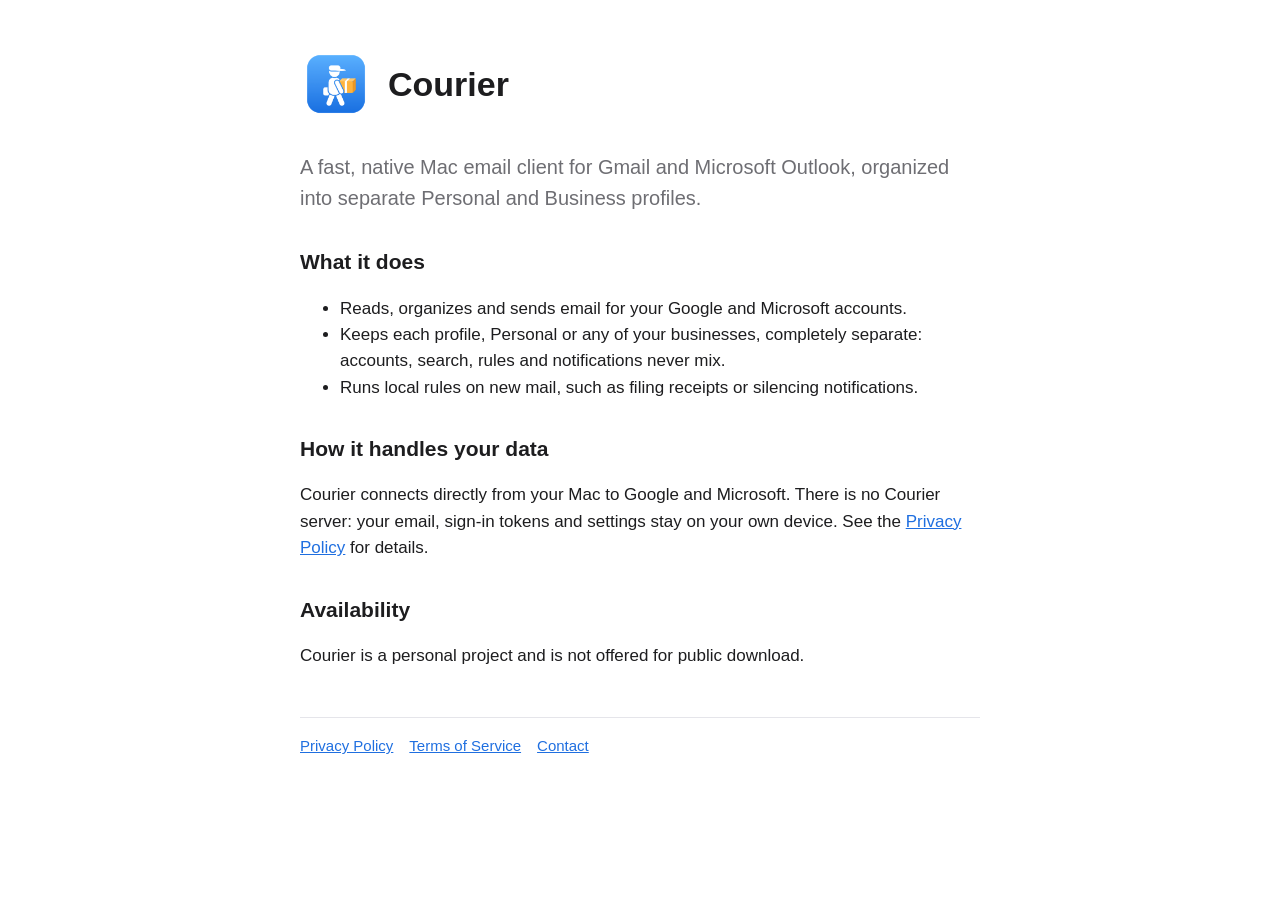
<file: index.html>
<!doctype html>
<html lang="en">
<head>
<meta charset="utf-8">
<meta name="viewport" content="width=device-width, initial-scale=1">
<title>Courier</title>
<meta name="description" content="Courier is a native Mac email client for Gmail and Outlook with separate Personal and Business profiles.">
<link rel="icon" href="icon.png">
<link rel="stylesheet" href="style.css">
</head>
<body>
<main>
  <header><img src="icon.png" alt="Courier app icon"><h1>Courier</h1></header>
  <p class="lede">A fast, native Mac email client for Gmail and Microsoft Outlook, organized into separate Personal and Business profiles.</p>

  <h2>What it does</h2>
  <ul>
    <li>Reads, organizes and sends email for your Google and Microsoft accounts.</li>
    <li>Keeps each profile, Personal or any of your businesses, completely separate: accounts, search, rules and notifications never mix.</li>
    <li>Runs local rules on new mail, such as filing receipts or silencing notifications.</li>
  </ul>

  <h2>How it handles your data</h2>
  <p>Courier connects directly from your Mac to Google and Microsoft. There is no Courier server: your email, sign-in tokens and settings stay on your own device. See the <a href="privacy.html">Privacy Policy</a> for details.</p>

  <h2>Availability</h2>
  <p>Courier is a personal project and is not offered for public download.</p>

  <footer>
    <a href="privacy.html">Privacy Policy</a><a href="terms.html">Terms of Service</a><a href="https://github.com/Courier-mail-app">Contact</a>
  </footer>
</main>
</body>
</html>
</file>
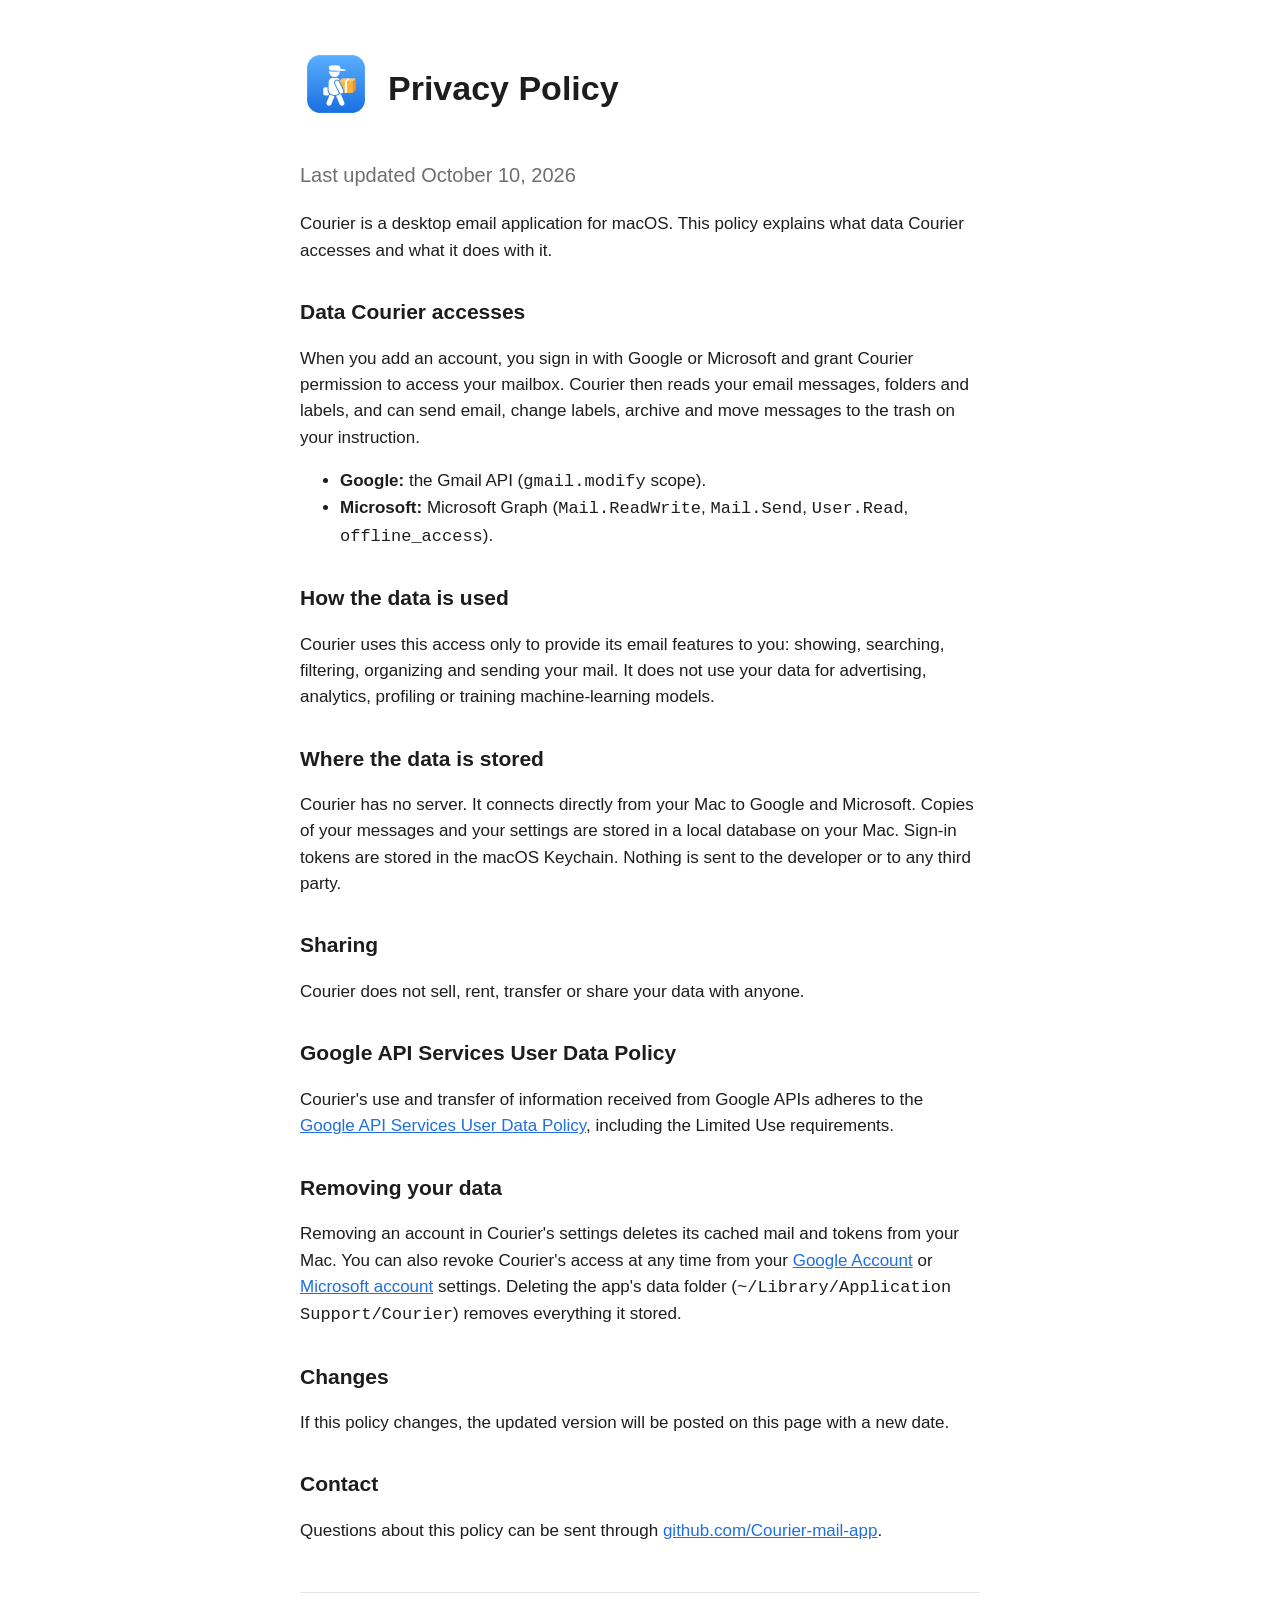
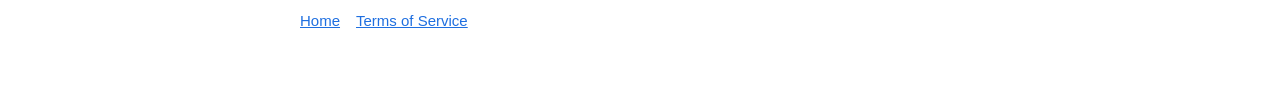
<file: privacy.html>
<!doctype html>
<html lang="en">
<head>
<meta charset="utf-8">
<meta name="viewport" content="width=device-width, initial-scale=1">
<title>Courier Privacy Policy</title>
<link rel="icon" href="icon.png">
<link rel="stylesheet" href="style.css">
</head>
<body>
<main>
  <header><a href="index.html"><img src="icon.png" alt="Courier app icon"></a><h1>Privacy Policy</h1></header>
  <p class="lede">Last updated October 10, 2026</p>

  <p>Courier is a desktop email application for macOS. This policy explains what data Courier accesses and what it does with it.</p>

  <h2>Data Courier accesses</h2>
  <p>When you add an account, you sign in with Google or Microsoft and grant Courier permission to access your mailbox. Courier then reads your email messages, folders and labels, and can send email, change labels, archive and move messages to the trash on your instruction.</p>
  <ul>
    <li><strong>Google:</strong> the Gmail API (<code>gmail.modify</code> scope).</li>
    <li><strong>Microsoft:</strong> Microsoft Graph (<code>Mail.ReadWrite</code>, <code>Mail.Send</code>, <code>User.Read</code>, <code>offline_access</code>).</li>
  </ul>

  <h2>How the data is used</h2>
  <p>Courier uses this access only to provide its email features to you: showing, searching, filtering, organizing and sending your mail. It does not use your data for advertising, analytics, profiling or training machine-learning models.</p>

  <h2>Where the data is stored</h2>
  <p>Courier has no server. It connects directly from your Mac to Google and Microsoft. Copies of your messages and your settings are stored in a local database on your Mac. Sign-in tokens are stored in the macOS Keychain. Nothing is sent to the developer or to any third party.</p>

  <h2>Sharing</h2>
  <p>Courier does not sell, rent, transfer or share your data with anyone.</p>

  <h2>Google API Services User Data Policy</h2>
  <p>Courier's use and transfer of information received from Google APIs adheres to the <a href="https://developers.google.com/terms/api-services-user-data-policy">Google API Services User Data Policy</a>, including the Limited Use requirements.</p>

  <h2>Removing your data</h2>
  <p>Removing an account in Courier's settings deletes its cached mail and tokens from your Mac. You can also revoke Courier's access at any time from your <a href="https://myaccount.google.com/permissions">Google Account</a> or <a href="https://account.live.com/consent/Manage">Microsoft account</a> settings. Deleting the app's data folder (<code>~/Library/Application Support/Courier</code>) removes everything it stored.</p>

  <h2>Changes</h2>
  <p>If this policy changes, the updated version will be posted on this page with a new date.</p>

  <h2>Contact</h2>
  <p>Questions about this policy can be sent through <a href="https://github.com/Courier-mail-app">github.com/Courier-mail-app</a>.</p>

  <footer>
    <a href="index.html">Home</a><a href="terms.html">Terms of Service</a>
  </footer>
</main>
</body>
</html>
</file>
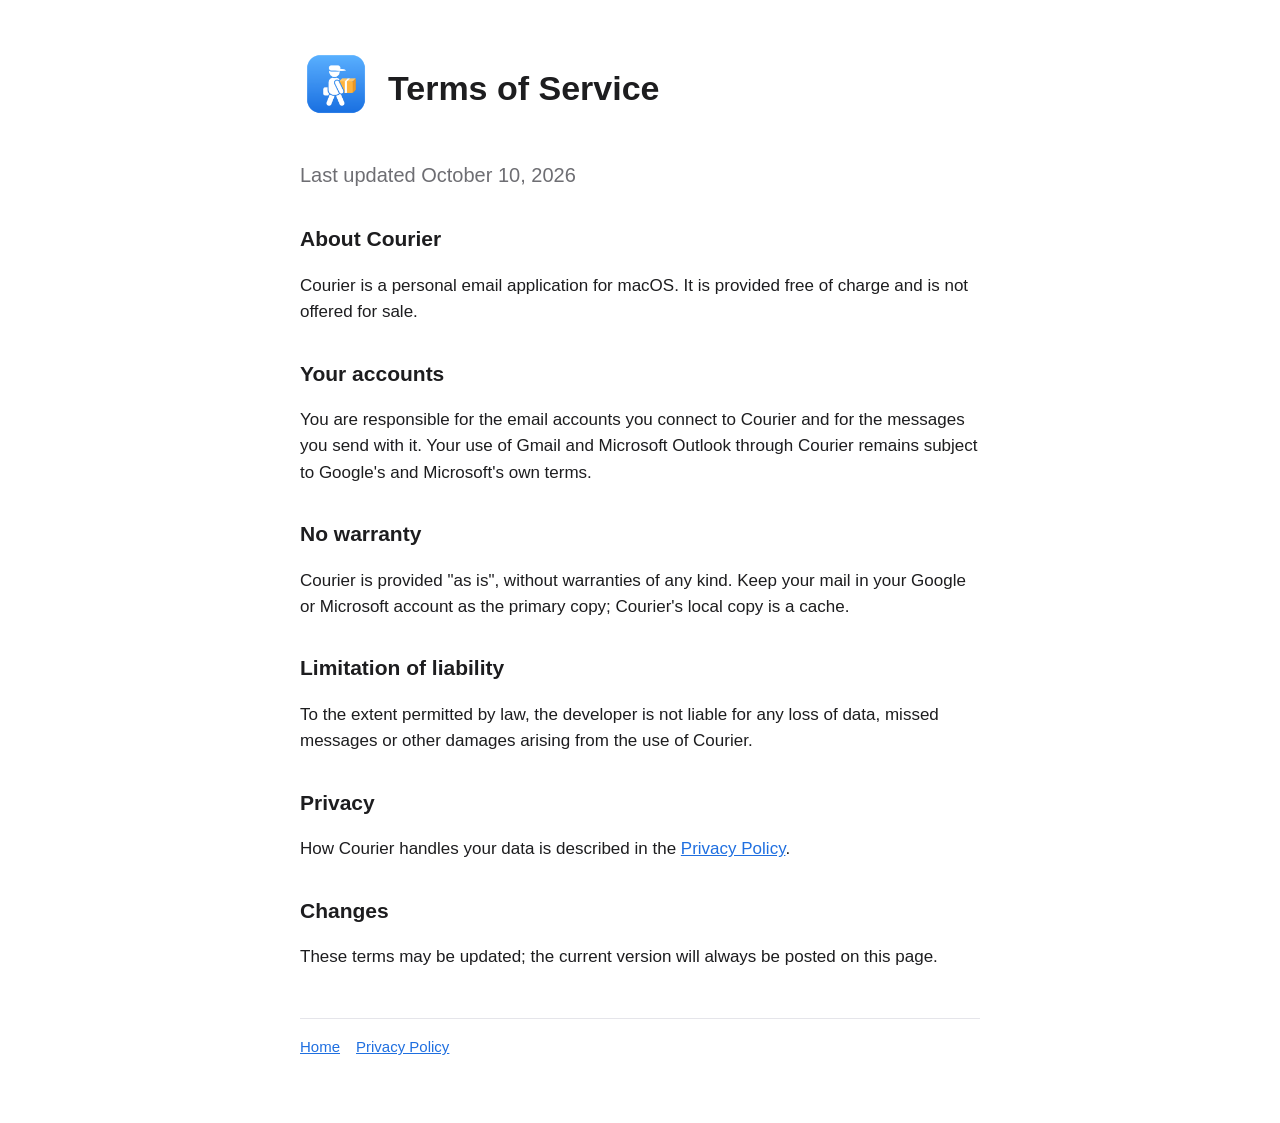
<file: terms.html>
<!doctype html>
<html lang="en">
<head>
<meta charset="utf-8">
<meta name="viewport" content="width=device-width, initial-scale=1">
<title>Courier Terms of Service</title>
<link rel="icon" href="icon.png">
<link rel="stylesheet" href="style.css">
</head>
<body>
<main>
  <header><a href="index.html"><img src="icon.png" alt="Courier app icon"></a><h1>Terms of Service</h1></header>
  <p class="lede">Last updated October 10, 2026</p>

  <h2>About Courier</h2>
  <p>Courier is a personal email application for macOS. It is provided free of charge and is not offered for sale.</p>

  <h2>Your accounts</h2>
  <p>You are responsible for the email accounts you connect to Courier and for the messages you send with it. Your use of Gmail and Microsoft Outlook through Courier remains subject to Google's and Microsoft's own terms.</p>

  <h2>No warranty</h2>
  <p>Courier is provided "as is", without warranties of any kind. Keep your mail in your Google or Microsoft account as the primary copy; Courier's local copy is a cache.</p>

  <h2>Limitation of liability</h2>
  <p>To the extent permitted by law, the developer is not liable for any loss of data, missed messages or other damages arising from the use of Courier.</p>

  <h2>Privacy</h2>
  <p>How Courier handles your data is described in the <a href="privacy.html">Privacy Policy</a>.</p>

  <h2>Changes</h2>
  <p>These terms may be updated; the current version will always be posted on this page.</p>

  <footer>
    <a href="index.html">Home</a><a href="privacy.html">Privacy Policy</a>
  </footer>
</main>
</body>
</html>
</file>
<file: style.css>
:root { --text: #1d1d1f; --muted: #6e6e73; --bg: #ffffff; --link: #1f6fe0; --rule: #e5e5ea; }
@media (prefers-color-scheme: dark) {
  :root { --text: #f5f5f7; --muted: #a1a1a6; --bg: #111113; --link: #5aaeff; --rule: #2c2c2e; }
}
* { box-sizing: border-box; }
body { margin: 0; background: var(--bg); color: var(--text);
       font: 17px/1.55 -apple-system, BlinkMacSystemFont, "Helvetica Neue", Helvetica, Arial, sans-serif; }
main { max-width: 720px; margin: 0 auto; padding: 48px 20px 64px; }
header { display: flex; align-items: center; gap: 16px; margin-bottom: 32px; }
header img { width: 72px; height: 72px; }
header a { color: inherit; text-decoration: none; }
h1 { font-size: 34px; margin: 0; }
h2 { font-size: 21px; margin: 32px 0 8px; }
p, li { color: var(--text); }
.lede { font-size: 20px; color: var(--muted); }
a { color: var(--link); }
footer { margin-top: 48px; padding-top: 16px; border-top: 1px solid var(--rule); color: var(--muted); font-size: 15px; }
footer a { margin-right: 16px; }
</file>
